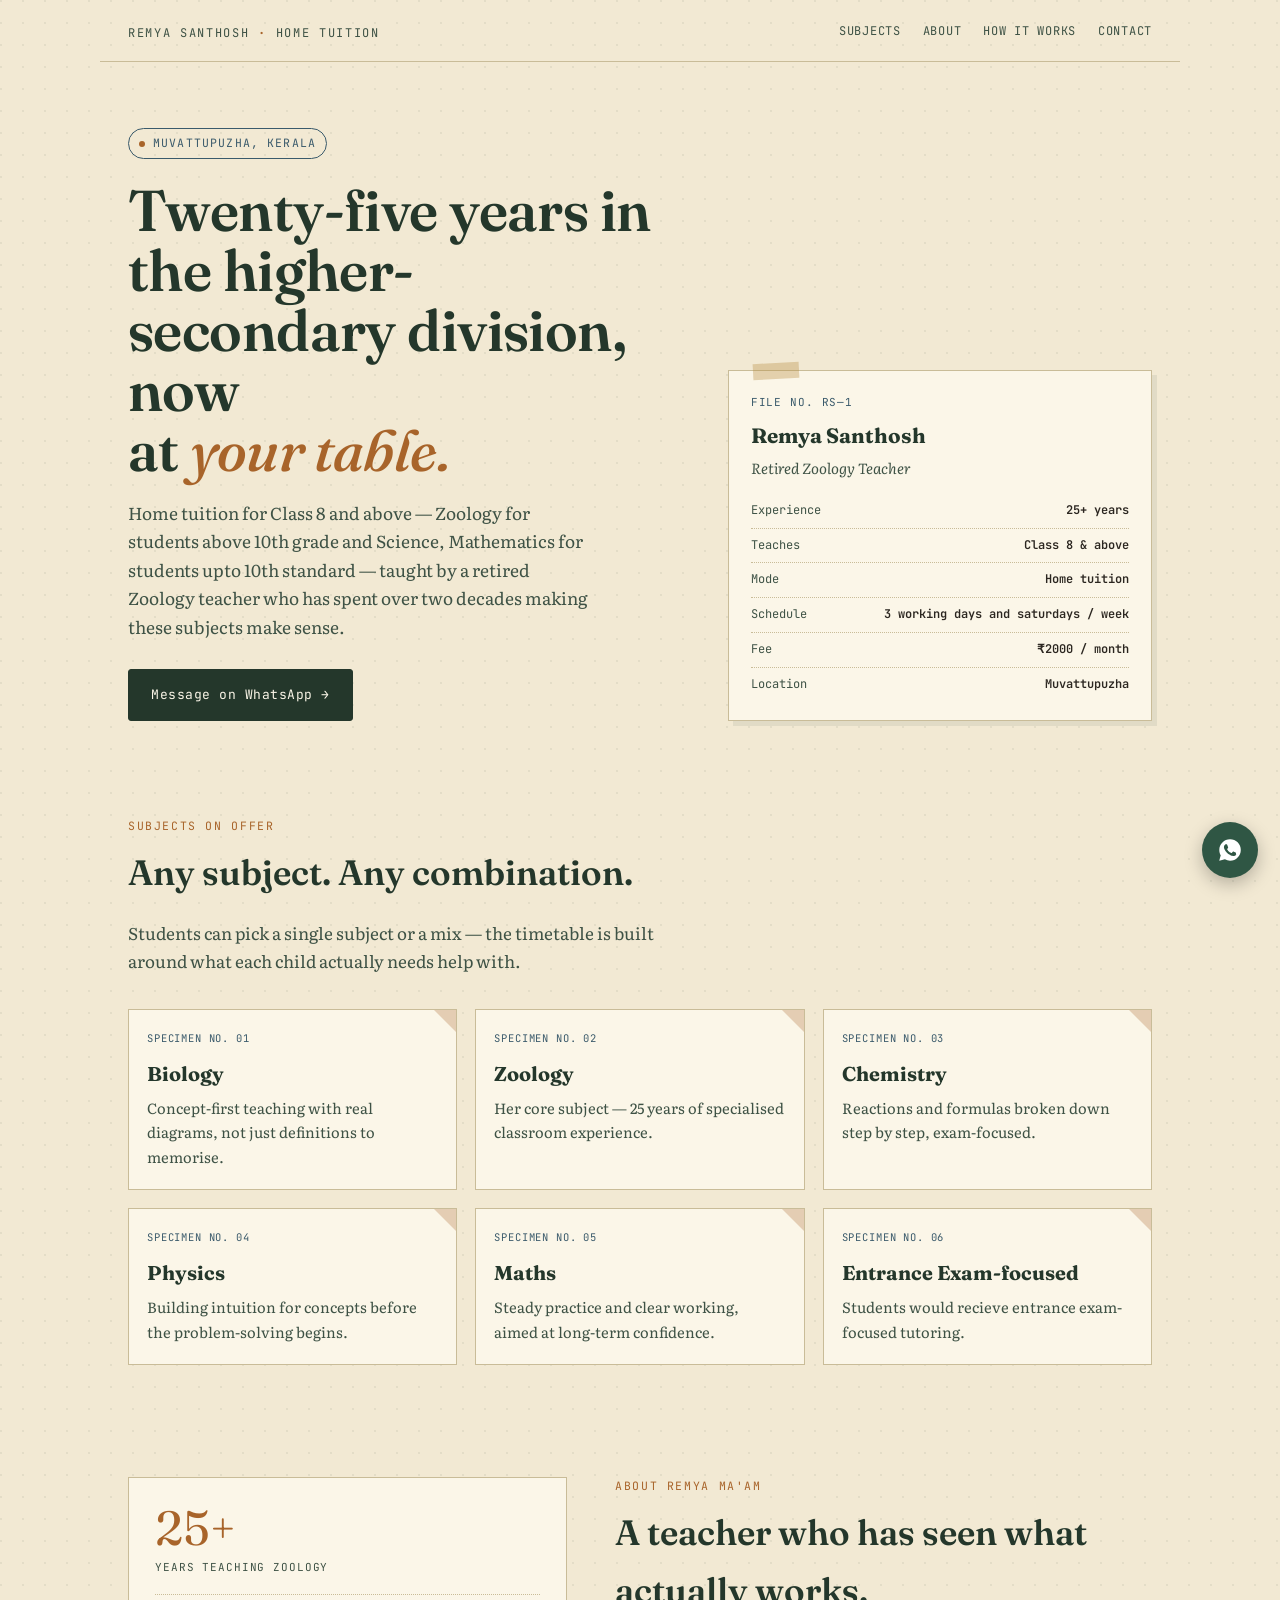
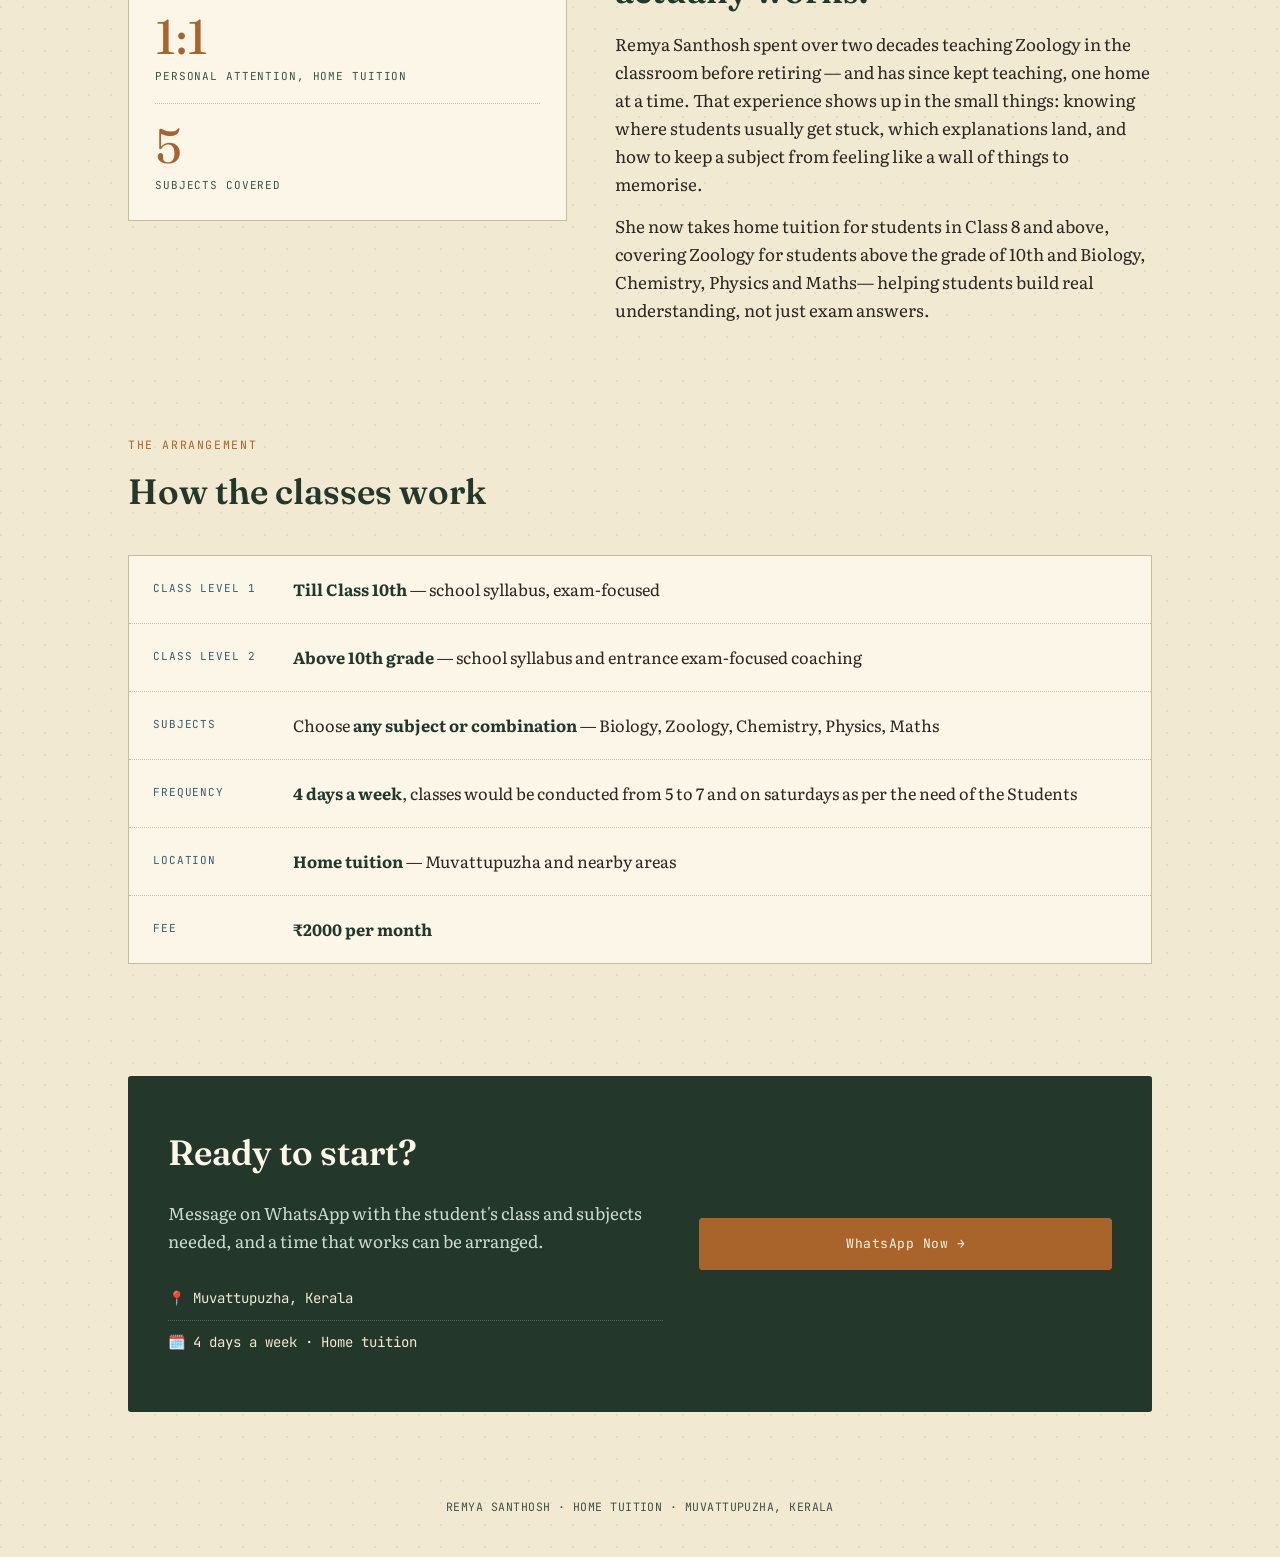
<file: index.html>
<!DOCTYPE html>
<html lang="en">
<head>
<meta charset="UTF-8">
<meta name="viewport" content="width=device-width, initial-scale=1.0">
<title>Remya Santhosh — Home Tuition, Muvattupuzha</title>
<meta name="description" content="Home tuition for Class 8 and above — Biology, Zoology, Chemistry, Physics, Maths, English. Taught by Remya Santhosh, retired Zoology teacher with 20+ years experience. Muvattupuzha, Kerala.">
<link rel="preconnect" href="https://fonts.googleapis.com">
<link rel="preconnect" href="https://fonts.gstatic.com" crossorigin>
<link href="https://fonts.googleapis.com/css2?family=Fraunces:ital,opsz,wght@0,9..144,400;0,9..144,500;0,9..144,600;0,9..144,700;1,9..144,500&family=Literata:ital,wght@0,400;0,500;0,600;1,400&family=JetBrains+Mono:wght@400;500;600&display=swap" rel="stylesheet">
<link rel="stylesheet" href="style.css">
</head>
<body>

<header class="top">
  <div class="wrap top-inner">
    <div class="brandmark">Remya Santhosh <b>·</b> Home Tuition</div>
    <nav class="top-links">
      <a href="#subjects">Subjects</a>
      <a href="#about">About</a>
      <a href="#how">How it works</a>
      <a href="#contact">Contact</a>
    </nav>
  </div>
</header>

<section class="hero">
  <div class="wrap hero-grid">
    <div>
      <div class="eyebrow-tag">Muvattupuzha, Kerala</div>
      <h1 class="hero-title">Twenty-five years in the higher-secondary division, now</n><br>at <em>your table.</em></h1>
      <p class="hero-sub">Home tuition for Class 8 and above — Zoology for students above 10th grade and Science, Mathematics for students upto 10th standard — taught by a retired Zoology teacher who has spent over two decades making these subjects make sense.</p>
      <div class="cta-row">
        <a class="btn btn-primary" href="https://wa.me/919446689092?text=Hi%20Remya%20ma%27am%2C%20I%27d%20like%20to%20know%20more%20about%20home%20tuition." target="_blank" rel="noopener">
          Message on WhatsApp →
        </a>
      </div>
    </div>
    <div class="id-card">
      <div class="tag-num">FILE NO. RS—1</div>
      <h3>Remya Santhosh</h3>
      <div class="role">Retired Zoology Teacher</div>
      <dl>
        <div><dt>Experience</dt><dd>25+ years</dd></div>
        <div><dt>Teaches</dt><dd>Class 8 &amp; above</dd></div>
        <div><dt>Mode</dt><dd>Home tuition</dd></div>
        <div><dt>Schedule</dt><dd>3 working days and saturdays / week</dd></div>
        <div><dt>Fee</dt><dd>₹2000 / month</dd></div>
        <div><dt>Location</dt><dd>Muvattupuzha</dd></div>
      </dl>
    </div>
  </div>
</section>

<section id="subjects">
  <div class="wrap">
    <div class="section-head reveal">
      <div class="kicker">Subjects on offer</div>
      <h2>Any subject. Any combination.</h2>
      <p class="lede">Students can pick a single subject or a mix — the timetable is built around what each child actually needs help with.</p>
    </div>
    <div class="specimen-grid">
      <div class="specimen reveal"><div class="corner"></div><div class="catno">SPECIMEN NO. 01</div><h4>Biology</h4><p>Concept-first teaching with real diagrams, not just definitions to memorise.</p></div>
      <div class="specimen reveal"><div class="corner"></div><div class="catno">SPECIMEN NO. 02</div><h4>Zoology</h4><p>Her core subject — 25 years of specialised classroom experience.</p></div>
      <div class="specimen reveal"><div class="corner"></div><div class="catno">SPECIMEN NO. 03</div><h4>Chemistry</h4><p>Reactions and formulas broken down step by step, exam-focused.</p></div>
      <div class="specimen reveal"><div class="corner"></div><div class="catno">SPECIMEN NO. 04</div><h4>Physics</h4><p>Building intuition for concepts before the problem-solving begins.</p></div>
      <div class="specimen reveal"><div class="corner"></div><div class="catno">SPECIMEN NO. 05</div><h4>Maths</h4><p>Steady practice and clear working, aimed at long-term confidence.</p></div>
      <div class="specimen reveal"><div class="corner"></div><div class="catno">SPECIMEN NO. 06</div><h4>Entrance Exam-focused </h4><p>Students would recieve entrance exam-focused tutoring. </p></div>
    </div>
  </div>
</section>

<section id="about">
  <div class="wrap about">
    <div class="about-figure reveal">
      <div class="num">25+</div>
      <div class="cap">Years teaching Zoology</div>
      <hr>
      <div class="num">1:1</div>
      <div class="cap">Personal attention, home tuition</div>
      <hr>
      <div class="num">5</div>
      <div class="cap">Subjects covered</div>
    </div>
    <div class="reveal">
      <div class="kicker">About Remya ma'am</div>
      <h2>A teacher who has seen what actually works.</h2>
      <p>Remya Santhosh spent over two decades teaching Zoology in the classroom before retiring — and has since kept teaching, one home at a time. That experience shows up in the small things: knowing where students usually get stuck, which explanations land, and how to keep a subject from feeling like a wall of things to memorise.</p>
      <p>She now takes home tuition for students in Class 8 and above, covering Zoology for students above the grade of 10th and Biology, Chemistry, Physics and Maths— helping students build real understanding, not just exam answers.</p>
    </div>
  </div>
</section>

<section id="how">
  <div class="wrap">
    <div class="section-head reveal">
      <div class="kicker">The arrangement</div>
      <h2>How the classes work</h2>
    </div>
    <div class="ledger reveal">
      <div class="ledger-row"><div class="lbl">Class level 1 </div><div class="val"><b>Till Class 10th</b> — school syllabus, exam-focused</div></div>
      <div class="ledger-row"><div class="lbl">Class level 2 </div><div class="val"><b>Above 10th grade</b> — school syllabus and entrance exam-focused coaching </div></div>
      <div class="ledger-row"><div class="lbl">Subjects</div><div class="val">Choose <b>any subject or combination</b> — Biology, Zoology, Chemistry, Physics, Maths</div></div>
      <div class="ledger-row"><div class="lbl">Frequency</div><div class="val"><b>4 days a week</b>, classes would be conducted from 5 to 7 and on saturdays as per the need of the Students</div></div>
      <div class="ledger-row"><div class="lbl">Location</div><div class="val"><b>Home tuition</b> — Muvattupuzha and nearby areas</div></div>
      <div class="ledger-row"><div class="lbl">Fee</div><div class="val"><b>₹2000 per month</b></div></div>
    </div>
  </div>
</section>

<section id="contact">
  <div class="wrap">
    <div class="contact-box reveal">
      <div>
        <h2>Ready to start?</h2>
        <p class="lede">Message on WhatsApp with the student's class and subjects needed, and a time that works can be arranged.</p>
        <ul class="contact-list">
          <li>📍 Muvattupuzha, Kerala</li>
          <li>🗓️ 4 days a week · Home tuition</li>
        </ul>
      </div>
      <div class="contact-cta">
        <a class="btn btn-primary" href="https://wa.me/919446689092?text=Hi%20Remya%20ma%27am%2C%20I%27d%20like%20to%20know%20more%20about%20home%20tuition." target="_blank" rel="noopener">WhatsApp Now →</a>
        
      </div>
    </div>
  </div>
</section>

<footer>
  REMYA SANTHOSH · HOME TUITION · MUVATTUPUZHA, KERALA
</footer>

<a class="float-wa" href="https://wa.me/919446689092?text=Hi%20Remya%20ma%27am%2C%20I%27d%20like%20to%20know%20more%20about%20home%20tuition." target="_blank" rel="noopener" aria-label="Message on WhatsApp">
  <svg viewBox="0 0 24 24" fill="currentColor"><path d="M12.04 2C6.58 2 2.13 6.45 2.13 11.91c0 1.75.46 3.48 1.32 4.99L2.05 22l5.25-1.38a9.9 9.9 0 0 0 4.74 1.21h.01c5.46 0 9.9-4.45 9.9-9.92 0-2.65-1.03-5.14-2.9-7.01A9.85 9.85 0 0 0 12.04 2zm5.8 14.13c-.24.68-1.4 1.33-1.93 1.4-.5.08-1.12.11-1.81-.11-.42-.13-.95-.31-1.64-.6-2.88-1.24-4.76-4.14-4.9-4.33-.14-.19-1.17-1.56-1.17-2.98s.75-2.11 1.02-2.4c.26-.28.57-.35.76-.35.19 0 .38 0 .55.01.18.01.41-.07.64.49.24.57.8 1.98.87 2.12.07.14.12.31.02.5-.09.19-.14.31-.28.48-.14.17-.29.37-.42.5-.14.14-.28.29-.12.57.16.28.71 1.17 1.52 1.9 1.05.94 1.93 1.23 2.21 1.37.28.14.44.12.61-.07.16-.19.68-.79.86-1.07.18-.28.36-.23.6-.14.24.09 1.55.73 1.82.86.27.14.45.2.51.32.07.11.07.65-.17 1.33z"/></svg>
</a>

<script>
  const io = new IntersectionObserver((entries)=>{
    entries.forEach(e=>{ if(e.isIntersecting){ e.target.classList.add('in'); io.unobserve(e.target); } });
  },{threshold:0.12});
  document.querySelectorAll('.reveal').forEach(el=>io.observe(el));
</script>

</body>
</html>
</file>
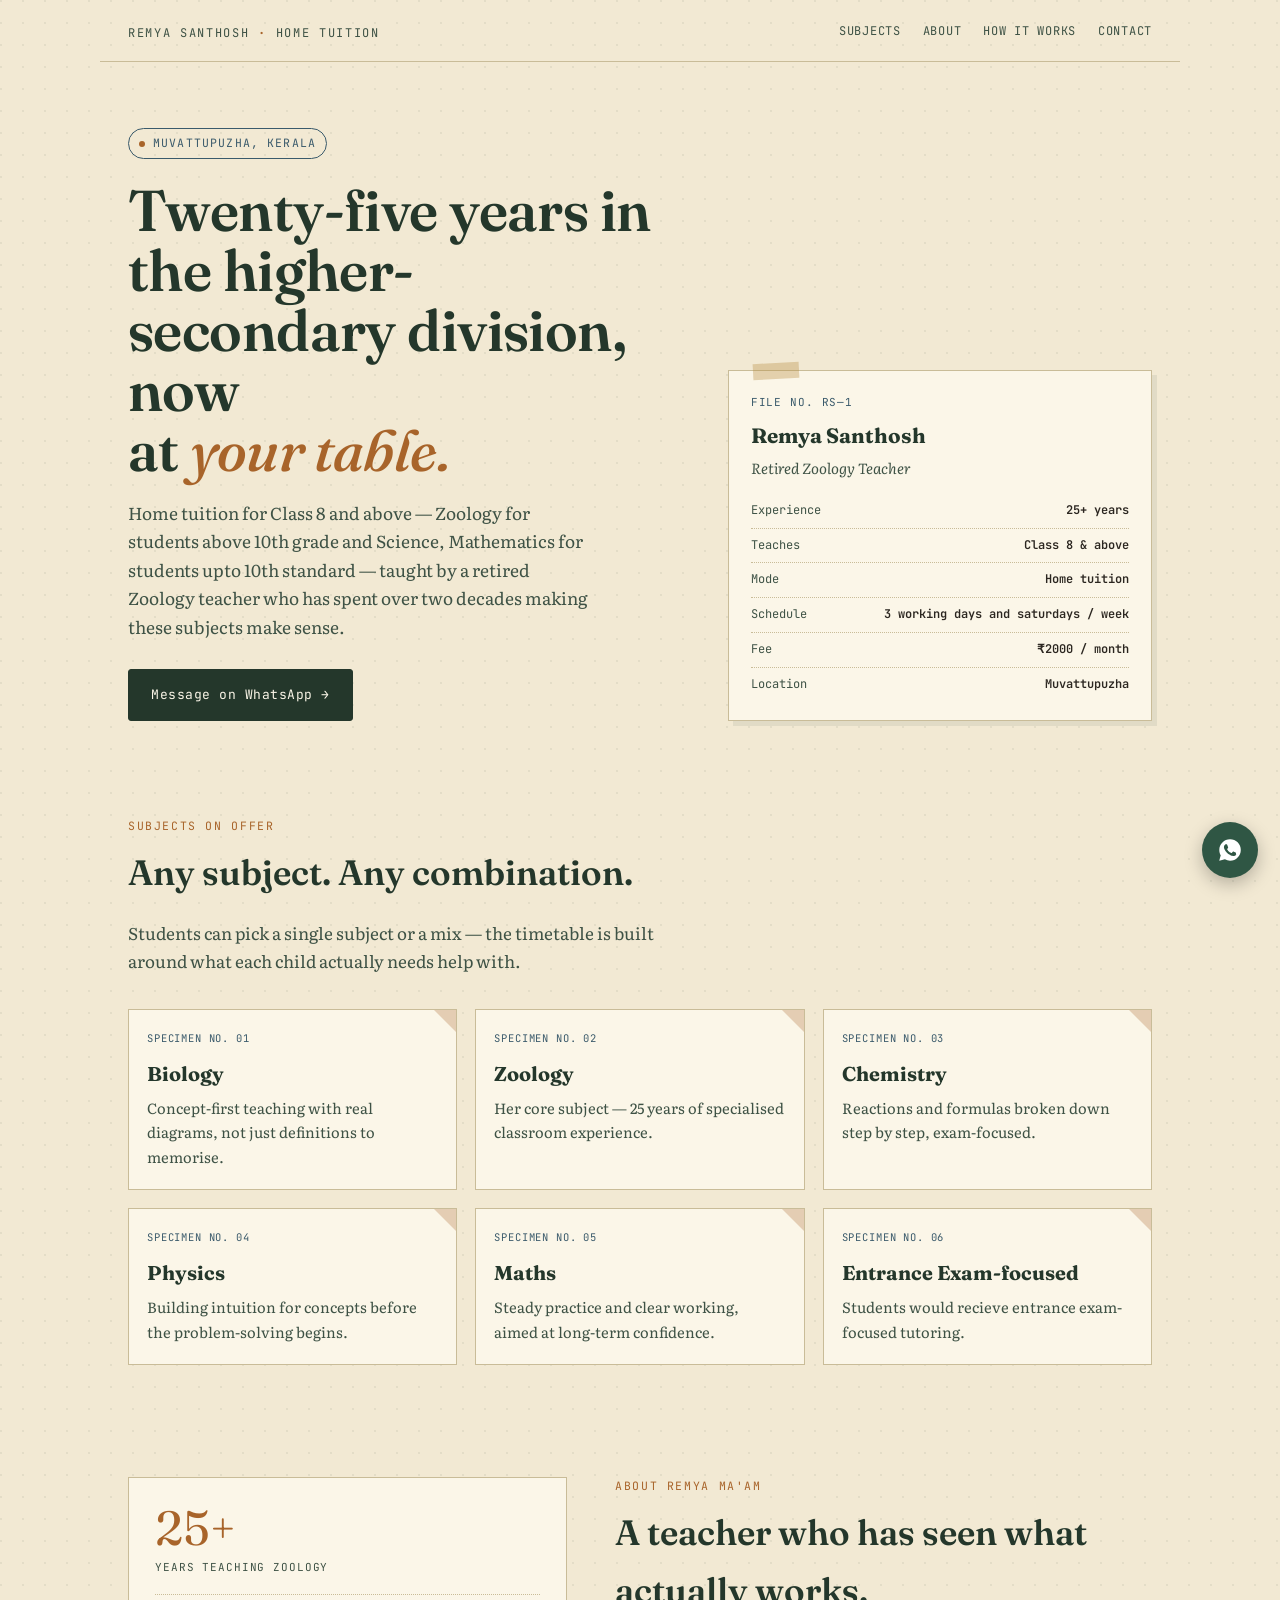
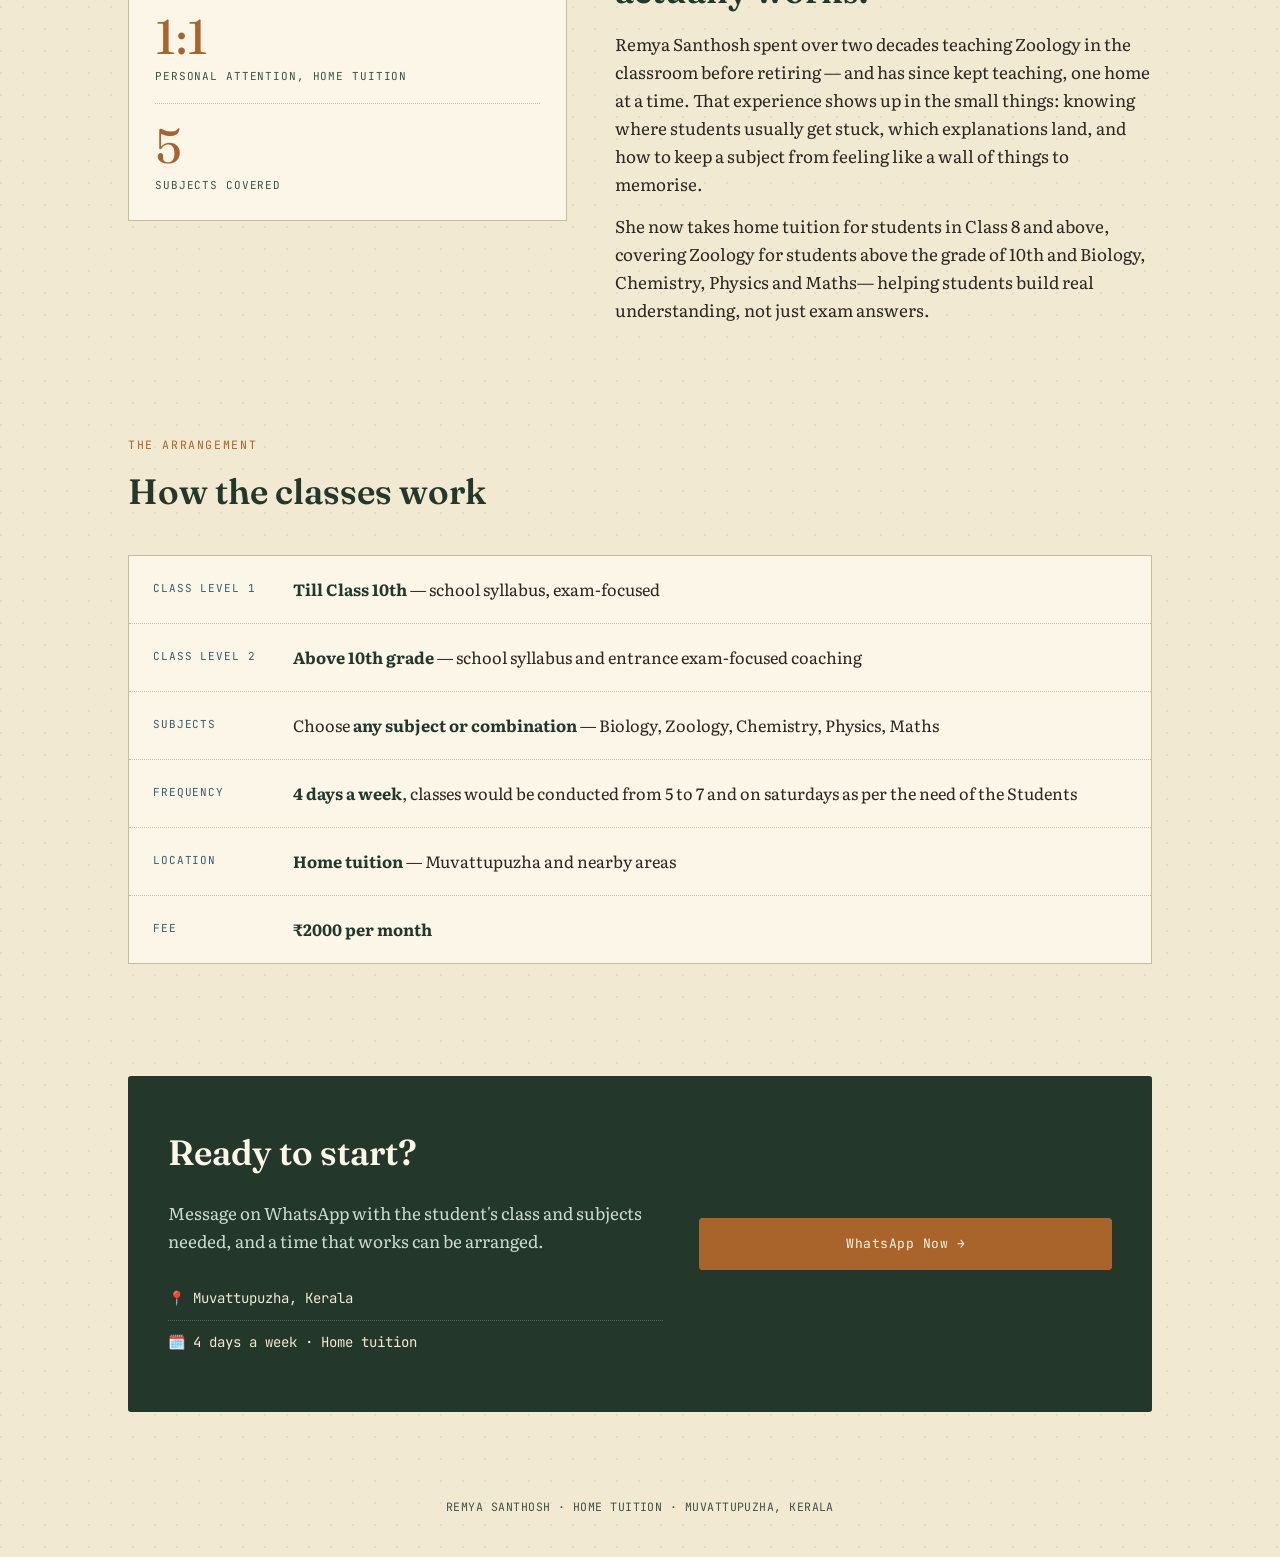
<file: Remya.html>
<!DOCTYPE html>
<html lang="en">
<head>
<meta charset="UTF-8">
<meta name="viewport" content="width=device-width, initial-scale=1.0">
<title>Remya Santhosh — Home Tuition, Muvattupuzha</title>
<meta name="description" content="Home tuition for Class 8 and above — Biology, Zoology, Chemistry, Physics, Maths, English. Taught by Remya Santhosh, retired Zoology teacher with 20+ years experience. Muvattupuzha, Kerala.">
<link rel="preconnect" href="https://fonts.googleapis.com">
<link rel="preconnect" href="https://fonts.gstatic.com" crossorigin>
<link href="https://fonts.googleapis.com/css2?family=Fraunces:ital,opsz,wght@0,9..144,400;0,9..144,500;0,9..144,600;0,9..144,700;1,9..144,500&family=Literata:ital,wght@0,400;0,500;0,600;1,400&family=JetBrains+Mono:wght@400;500;600&display=swap" rel="stylesheet">
<link rel="stylesheet" href="style.css">
</head>
<body>

<header class="top">
  <div class="wrap top-inner">
    <div class="brandmark">Remya Santhosh <b>·</b> Home Tuition</div>
    <nav class="top-links">
      <a href="#subjects">Subjects</a>
      <a href="#about">About</a>
      <a href="#how">How it works</a>
      <a href="#contact">Contact</a>
    </nav>
  </div>
</header>

<section class="hero">
  <div class="wrap hero-grid">
    <div>
      <div class="eyebrow-tag">Muvattupuzha, Kerala</div>
      <h1 class="hero-title">Twenty-five years in the higher-secondary division, now</n><br>at <em>your table.</em></h1>
      <p class="hero-sub">Home tuition for Class 8 and above — Zoology for students above 10th grade and Science, Mathematics for students upto 10th standard — taught by a retired Zoology teacher who has spent over two decades making these subjects make sense.</p>
      <div class="cta-row">
        <a class="btn btn-primary" href="https://wa.me/919446689092?text=Hi%20Remya%20ma%27am%2C%20I%27d%20like%20to%20know%20more%20about%20home%20tuition." target="_blank" rel="noopener">
          Message on WhatsApp →
        </a>
      </div>
    </div>
    <div class="id-card">
      <div class="tag-num">FILE NO. RS—1</div>
      <h3>Remya Santhosh</h3>
      <div class="role">Retired Zoology Teacher</div>
      <dl>
        <div><dt>Experience</dt><dd>25+ years</dd></div>
        <div><dt>Teaches</dt><dd>Class 8 &amp; above</dd></div>
        <div><dt>Mode</dt><dd>Home tuition</dd></div>
        <div><dt>Schedule</dt><dd>3 working days and saturdays / week</dd></div>
        <div><dt>Fee</dt><dd>₹2000 / month</dd></div>
        <div><dt>Location</dt><dd>Muvattupuzha</dd></div>
      </dl>
    </div>
  </div>
</section>

<section id="subjects">
  <div class="wrap">
    <div class="section-head reveal">
      <div class="kicker">Subjects on offer</div>
      <h2>Any subject. Any combination.</h2>
      <p class="lede">Students can pick a single subject or a mix — the timetable is built around what each child actually needs help with.</p>
    </div>
    <div class="specimen-grid">
      <div class="specimen reveal"><div class="corner"></div><div class="catno">SPECIMEN NO. 01</div><h4>Biology</h4><p>Concept-first teaching with real diagrams, not just definitions to memorise.</p></div>
      <div class="specimen reveal"><div class="corner"></div><div class="catno">SPECIMEN NO. 02</div><h4>Zoology</h4><p>Her core subject — 25 years of specialised classroom experience.</p></div>
      <div class="specimen reveal"><div class="corner"></div><div class="catno">SPECIMEN NO. 03</div><h4>Chemistry</h4><p>Reactions and formulas broken down step by step, exam-focused.</p></div>
      <div class="specimen reveal"><div class="corner"></div><div class="catno">SPECIMEN NO. 04</div><h4>Physics</h4><p>Building intuition for concepts before the problem-solving begins.</p></div>
      <div class="specimen reveal"><div class="corner"></div><div class="catno">SPECIMEN NO. 05</div><h4>Maths</h4><p>Steady practice and clear working, aimed at long-term confidence.</p></div>
      <div class="specimen reveal"><div class="corner"></div><div class="catno">SPECIMEN NO. 06</div><h4>Entrance Exam-focused </h4><p>Students would recieve entrance exam-focused tutoring. </p></div>
    </div>
  </div>
</section>

<section id="about">
  <div class="wrap about">
    <div class="about-figure reveal">
      <div class="num">25+</div>
      <div class="cap">Years teaching Zoology</div>
      <hr>
      <div class="num">1:1</div>
      <div class="cap">Personal attention, home tuition</div>
      <hr>
      <div class="num">5</div>
      <div class="cap">Subjects covered</div>
    </div>
    <div class="reveal">
      <div class="kicker">About Remya ma'am</div>
      <h2>A teacher who has seen what actually works.</h2>
      <p>Remya Santhosh spent over two decades teaching Zoology in the classroom before retiring — and has since kept teaching, one home at a time. That experience shows up in the small things: knowing where students usually get stuck, which explanations land, and how to keep a subject from feeling like a wall of things to memorise.</p>
      <p>She now takes home tuition for students in Class 8 and above, covering Zoology for students above the grade of 10th and Biology, Chemistry, Physics and Maths— helping students build real understanding, not just exam answers.</p>
    </div>
  </div>
</section>

<section id="how">
  <div class="wrap">
    <div class="section-head reveal">
      <div class="kicker">The arrangement</div>
      <h2>How the classes work</h2>
    </div>
    <div class="ledger reveal">
      <div class="ledger-row"><div class="lbl">Class level 1 </div><div class="val"><b>Till Class 10th</b> — school syllabus, exam-focused</div></div>
      <div class="ledger-row"><div class="lbl">Class level 2 </div><div class="val"><b>Above 10th grade</b> — school syllabus and entrance exam-focused coaching </div></div>
      <div class="ledger-row"><div class="lbl">Subjects</div><div class="val">Choose <b>any subject or combination</b> — Biology, Zoology, Chemistry, Physics, Maths</div></div>
      <div class="ledger-row"><div class="lbl">Frequency</div><div class="val"><b>4 days a week</b>, classes would be conducted from 5 to 7 and on saturdays as per the need of the Students</div></div>
      <div class="ledger-row"><div class="lbl">Location</div><div class="val"><b>Home tuition</b> — Muvattupuzha and nearby areas</div></div>
      <div class="ledger-row"><div class="lbl">Fee</div><div class="val"><b>₹2000 per month</b></div></div>
    </div>
  </div>
</section>

<section id="contact">
  <div class="wrap">
    <div class="contact-box reveal">
      <div>
        <h2>Ready to start?</h2>
        <p class="lede">Message on WhatsApp with the student's class and subjects needed, and a time that works can be arranged.</p>
        <ul class="contact-list">
          <li>📍 Muvattupuzha, Kerala</li>
          <li>🗓️ 4 days a week · Home tuition</li>
        </ul>
      </div>
      <div class="contact-cta">
        <a class="btn btn-primary" href="https://wa.me/919446689092?text=Hi%20Remya%20ma%27am%2C%20I%27d%20like%20to%20know%20more%20about%20home%20tuition." target="_blank" rel="noopener">WhatsApp Now →</a>
        
      </div>
    </div>
  </div>
</section>

<footer>
  REMYA SANTHOSH · HOME TUITION · MUVATTUPUZHA, KERALA
</footer>

<a class="float-wa" href="https://wa.me/919446689092?text=Hi%20Remya%20ma%27am%2C%20I%27d%20like%20to%20know%20more%20about%20home%20tuition." target="_blank" rel="noopener" aria-label="Message on WhatsApp">
  <svg viewBox="0 0 24 24" fill="currentColor"><path d="M12.04 2C6.58 2 2.13 6.45 2.13 11.91c0 1.75.46 3.48 1.32 4.99L2.05 22l5.25-1.38a9.9 9.9 0 0 0 4.74 1.21h.01c5.46 0 9.9-4.45 9.9-9.92 0-2.65-1.03-5.14-2.9-7.01A9.85 9.85 0 0 0 12.04 2zm5.8 14.13c-.24.68-1.4 1.33-1.93 1.4-.5.08-1.12.11-1.81-.11-.42-.13-.95-.31-1.64-.6-2.88-1.24-4.76-4.14-4.9-4.33-.14-.19-1.17-1.56-1.17-2.98s.75-2.11 1.02-2.4c.26-.28.57-.35.76-.35.19 0 .38 0 .55.01.18.01.41-.07.64.49.24.57.8 1.98.87 2.12.07.14.12.31.02.5-.09.19-.14.31-.28.48-.14.17-.29.37-.42.5-.14.14-.28.29-.12.57.16.28.71 1.17 1.52 1.9 1.05.94 1.93 1.23 2.21 1.37.28.14.44.12.61-.07.16-.19.68-.79.86-1.07.18-.28.36-.23.6-.14.24.09 1.55.73 1.82.86.27.14.45.2.51.32.07.11.07.65-.17 1.33z"/></svg>
</a>

<script>
  const io = new IntersectionObserver((entries)=>{
    entries.forEach(e=>{ if(e.isIntersecting){ e.target.classList.add('in'); io.unobserve(e.target); } });
  },{threshold:0.12});
  document.querySelectorAll('.reveal').forEach(el=>io.observe(el));
</script>

</body>
</html>
</file>
<file: style.css>
:root{
    --parchment:#F2E9D3;
    --parchment-card:#FBF6E8;
    --ink:#24372B;
    --ink-soft:#3E5245;
    --rust:#A8642A;
    --teal:#3A5A6B;
    --charcoal:#2B2620;
    --line:#c9bc98;
    --gold-thread:#B5893C;
    --radius:2px;
  }
  *{box-sizing:border-box;}
  html{scroll-behavior:smooth;}
  body{
    margin:0;
    background:var(--parchment);
    color:var(--charcoal);
    font-family:'Literata', serif;
    font-size:17px;
    line-height:1.65;
    background-image:
      radial-gradient(circle at 1px 1px, rgba(36,55,43,0.07) 1px, transparent 0);
    background-size: 22px 22px;
  }
  a{color:inherit;}
  img{max-width:100%;display:block;}
  .wrap{max-width:1080px;margin:0 auto;padding:0 28px;}

  /* header */
  header.top{
    padding:22px 0 0;
  }
  .top-inner{
    display:flex;justify-content:space-between;align-items:center;
    padding-bottom:16px;border-bottom:1px solid var(--line);
  }
  .brandmark{
    font-family:'JetBrains Mono',monospace;
    font-size:12px;letter-spacing:0.14em;text-transform:uppercase;
    color:var(--ink-soft);
  }
  .brandmark b{color:var(--rust);}
  nav.top-links{display:flex;gap:22px;font-family:'JetBrains Mono',monospace;font-size:12px;letter-spacing:0.06em;text-transform:uppercase;}
  nav.top-links a{text-decoration:none;color:var(--ink-soft);border-bottom:1px solid transparent;padding-bottom:2px;}
  nav.top-links a:hover{border-color:var(--rust);color:var(--rust);}

  /* hero */
  .hero{padding:64px 0 40px;}
  .hero-grid{display:grid;grid-template-columns:1.3fr 1fr;gap:48px;align-items:end;}
  .eyebrow-tag{
    display:inline-flex;align-items:center;gap:8px;
    font-family:'JetBrains Mono',monospace;font-size:11.5px;letter-spacing:0.1em;text-transform:uppercase;
    color:var(--teal);border:1px solid var(--teal);padding:5px 10px;border-radius:20px;margin-bottom:22px;
  }
  .eyebrow-tag::before{content:'';width:6px;height:6px;border-radius:50%;background:var(--rust);display:inline-block;}
  h1.hero-title{
    font-family:'Fraunces',serif;
    font-optical-sizing:auto;
    font-weight:600;
    font-size:clamp(2.4rem,5vw,3.6rem);
    line-height:1.04;
    margin:0 0 18px;
    color:var(--ink);
    letter-spacing:-0.01em;
  }
  .hero-title em{font-style:italic;font-weight:500;color:var(--rust);}
  .hero-sub{font-size:1.08rem;color:var(--ink-soft);max-width:46ch;margin:0 0 28px;}
  .cta-row{display:flex;gap:14px;flex-wrap:wrap;}
  .btn{
    font-family:'JetBrains Mono',monospace;font-size:13px;letter-spacing:0.04em;
    padding:14px 22px;border-radius:3px;text-decoration:none;display:inline-flex;align-items:center;gap:10px;
    border:1px solid var(--ink);transition:all .18s ease;
  }
  .btn-primary{background:var(--ink);color:var(--parchment-card);}
  .btn-primary:hover{background:var(--rust);border-color:var(--rust);}
  

  /* the "specimen card" sidebar in hero */
  .id-card{
    background:var(--parchment-card);
    border:1px solid var(--line);
    padding:22px 22px 18px;
    position:relative;
    box-shadow:5px 5px 0 rgba(36,55,43,0.08);
  }
  .id-card::before{
    content:'';position:absolute;top:-8px;left:24px;width:46px;height:16px;
    background:rgba(181,137,60,0.35);
    transform:rotate(-3deg);
  }
  .id-card .tag-num{font-family:'JetBrains Mono',monospace;font-size:11px;color:var(--teal);letter-spacing:0.08em;}
  .id-card h3{font-family:'Fraunces',serif;font-size:1.3rem;margin:8px 0 2px;color:var(--ink);}
  .id-card .role{font-size:0.92rem;color:var(--ink-soft);font-style:italic;margin-bottom:14px;}
  .id-card dl{margin:0;font-family:'JetBrains Mono',monospace;font-size:12px;}
  .id-card dl div{display:flex;justify-content:space-between;padding:7px 0;border-top:1px dotted var(--line);}
  .id-card dl div:first-of-type{border-top:none;}
  .id-card dl dt{color:var(--ink-soft);}
  .id-card dl dd{margin:0;color:var(--charcoal);font-weight:600;}

  section{padding:56px 0;}
  .section-head{margin-bottom:34px;}
  .kicker{
    font-family:'JetBrains Mono',monospace;font-size:11.5px;letter-spacing:0.14em;text-transform:uppercase;
    color:var(--rust);margin-bottom:8px;
  }
  h2{font-family:'Fraunces',serif;font-size:clamp(1.6rem,3vw,2.2rem);color:var(--ink);margin:0 0 10px;font-weight:600;}
  .lede{color:var(--ink-soft);max-width:58ch;}

  /* subjects — specimen cards */
  .specimen-grid{
    display:grid;grid-template-columns:repeat(3,1fr);gap:18px;
  }
  .specimen{
    background:var(--parchment-card);border:1px solid var(--line);padding:20px 18px;
    position:relative;transition:transform .18s ease, box-shadow .18s ease;
  }
  .specimen:hover{transform:translateY(-4px);box-shadow:6px 8px 0 rgba(36,55,43,0.10);}
  .specimen .catno{font-family:'JetBrains Mono',monospace;font-size:10.5px;color:var(--teal);letter-spacing:0.08em;}
  .specimen h4{font-family:'Fraunces',serif;font-size:1.25rem;margin:10px 0 6px;color:var(--ink);}
  .specimen p{font-size:0.92rem;color:var(--ink-soft);margin:0;}
  .specimen .corner{
    position:absolute;top:0;right:0;width:0;height:0;
    border-style:solid;border-width:0 22px 22px 0;
    border-color:transparent rgba(168,100,42,0.28) transparent transparent;
  }

  /* about */
  .about{display:grid;grid-template-columns:0.9fr 1.1fr;gap:48px;align-items:start;}
  .about-figure{
    background:var(--parchment-card);border:1px solid var(--line);padding:26px;
  }
  .about-figure .num{font-family:'Fraunces',serif;font-size:3rem;color:var(--rust);line-height:1;margin-bottom:6px;}
  .about-figure .cap{font-family:'JetBrains Mono',monospace;font-size:11px;letter-spacing:0.08em;text-transform:uppercase;color:var(--ink-soft);}
  .about-figure hr{border:none;border-top:1px dotted var(--line);margin:18px 0;}
  .about p{margin:0 0 14px;color:var(--charcoal);}
  .about p:last-child{margin-bottom:0;}

  /* ledger / how it works */
  .ledger{
    background:var(--parchment-card);border:1px solid var(--line);
  }
  .ledger-row{
    display:grid;grid-template-columns:120px 1fr;gap:20px;
    padding:20px 24px;border-bottom:1px dotted var(--line);
  }
  .ledger-row:last-child{border-bottom:none;}
  .ledger-row .lbl{font-family:'JetBrains Mono',monospace;font-size:11px;letter-spacing:0.08em;text-transform:uppercase;color:var(--teal);padding-top:3px;}
  .ledger-row .val{font-size:1.02rem;color:var(--charcoal);}
  .ledger-row .val b{color:var(--ink);}

  /* contact */
  .contact-box{
    background:var(--ink);color:var(--parchment);
    padding:48px 40px;border-radius:3px;
    display:grid;grid-template-columns:1.2fr 1fr;gap:36px;align-items:center;
  }
  .contact-box h2{color:var(--parchment-card);}
  .contact-box .lede{color:#cddccf;}
  .contact-list{list-style:none;margin:22px 0 0;padding:0;font-family:'JetBrains Mono',monospace;font-size:14px;}
  .contact-list li{padding:10px 0;border-top:1px dotted rgba(242,233,211,0.25);display:flex;gap:10px;}
  .contact-list li:first-child{border-top:none;}
  .contact-cta{display:flex;flex-direction:column;gap:12px;}
  .contact-cta .btn-primary{background:var(--rust);border-color:var(--rust);justify-content:center;}
  .contact-cta .btn-primary:hover{background:#8f5322;}
  

  footer{padding:30px 0 40px;text-align:center;font-family:'JetBrains Mono',monospace;font-size:11.5px;color:var(--ink-soft);letter-spacing:0.04em;}

  /* whatsapp float */
  .float-wa{
    position:fixed;bottom:22px;right:22px;
    background:#2f5644;color:#fff;
    width:56px;height:56px;border-radius:50%;
    display:flex;align-items:center;justify-content:center;
    box-shadow:0 6px 18px rgba(0,0,0,0.25);
    z-index:50;text-decoration:none;
  }
  .float-wa svg{width:26px;height:26px;}

  @media (max-width:860px){
    .hero-grid{grid-template-columns:1fr;}
    .specimen-grid{grid-template-columns:repeat(2,1fr);}
    .about{grid-template-columns:1fr;}
    .contact-box{grid-template-columns:1fr;padding:34px 24px;}
    nav.top-links{display:none;}
  }
  @media (max-width:520px){
    .specimen-grid{grid-template-columns:1fr;}
    .ledger-row{grid-template-columns:1fr;gap:6px;}
  }

  @media (prefers-reduced-motion: reduce){
    html{scroll-behavior:auto;}
    *{transition:none !important;}
  }

  .reveal{opacity:0;transform:translateY(14px);transition:opacity .5s ease, transform .5s ease;}
  .reveal.in{opacity:1;transform:translateY(0);}
</file>
